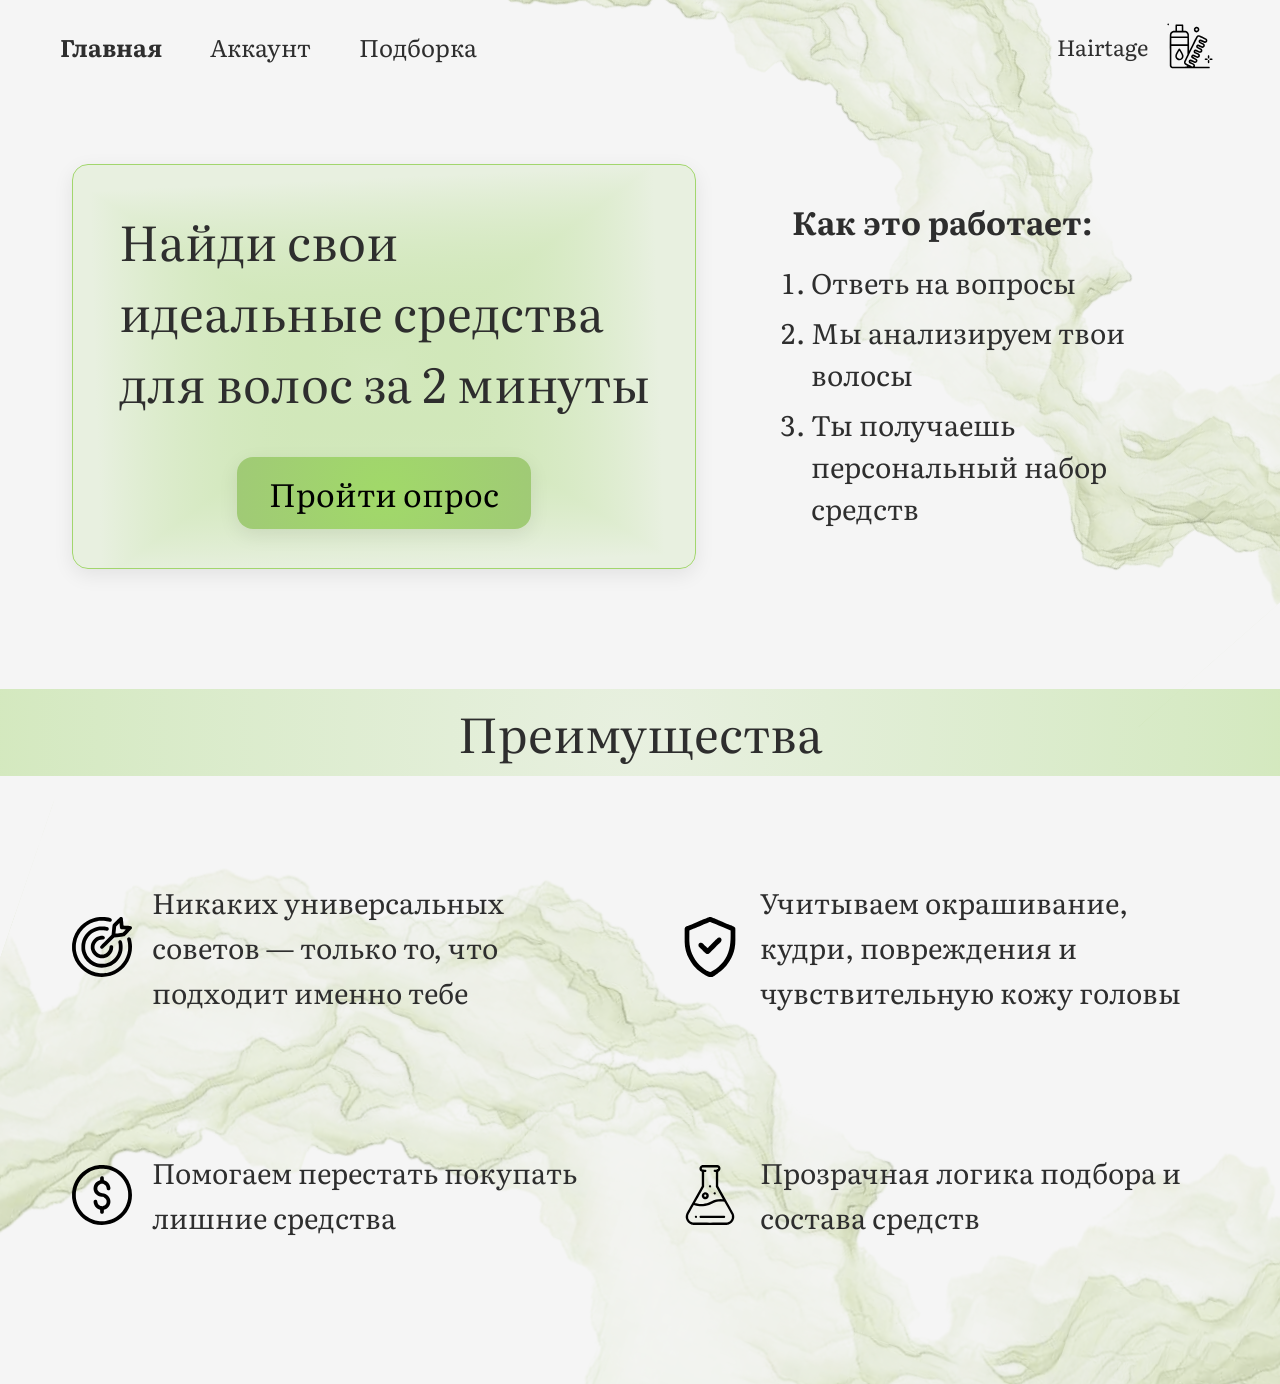
<file: index.html>
<!DOCTYPE html>
<html lang="ru">

<head>
    <meta charset="UTF-8">
    <title>Hairtage</title>

    <link rel="stylesheet" href="css/reset.css">
    <link rel="stylesheet" href="css/variables.css">
    <link rel="stylesheet" href="css/base.css">
    <link rel="stylesheet" href="css/header.css">
    <link rel="stylesheet" href="css/components.css">
    <link rel="stylesheet" href="css/pages/home.css">
    <link rel="stylesheet" href="css/background-elements.css">
    <link rel="preconnect" href="https://fonts.googleapis.com">
    <link rel="preconnect" href="https://fonts.gstatic.com" crossorigin>
    <link
        href="https://fonts.googleapis.com/css2?family=Literata:ital,opsz,wght@0,7..72,200..900;1,7..72,200..900&display=swap"
        rel="stylesheet">
</head>

<body>
    <img src="assets/images/background-1.svg" alt="" class="hero-bg">

    <img src="assets/images/background-2.svg" alt="" class="bottom-bg">

    <header class="header">

        <button class="burger" onclick="toggleMenu()">
            <span></span>
            <span></span>
            <span></span>
        </button>

        <nav class="nav">
            <button class="nav-link active" onclick="goToHome()">Главная</button>
            <button class="nav-link" onclick="goToAccount()">Аккаунт</button>
            <button class="nav-link" onclick="goToResults()">Подборка</button>
        </nav>

        <div class="brand">
            <span>Hairtage</span>
            <img src="assets/icons/logo.svg" alt="Hairtage logo">
        </div>
    </header>

    <main>
        <!--HERO-->
        <section class="hero container">
            <div class="hero-left card">
                <p>Найди свои<br>идеальные средства<br>для волос за 2 минуты
                </p>
                    <button class="button" onClick="goToSurvey()">Пройти опрос</button>
            </div>

            <div class="hero-right">
                <h3>Как это работает:</h3>
                <ol>
                    <li>Ответь на вопросы</li>
                    <li>Мы анализируем твои волосы</li>
                    <li>Ты получаешь персональный набор средств</li>
                </ol>
            </div>
        </section>

        <!--ADANTAGES-->
        <section class="advantages">
            <div class="title-line">
                <p>Преимущества</p>
            </div>

            <div class="advantages-grid container">
                <div class="advantage">
                    <img src="assets/icons/target.svg" alt="">
                    <p>Никаких универсальных советов — только то, что подходит именно тебе</p>
                </div>
                <div class="advantage">
                    <img src="assets/icons/shield.svg" alt="">
                    <p>Учитываем окрашивание, кудри, повреждения и чувствительную кожу головы</p>
                </div>
                <div class="advantage">
                    <img src="assets/icons/money.svg" alt="">
                    <p>Помогаем перестать покупать лишние средства</p>
                </div>
                <div class="advantage">
                    <img src="assets/icons/flask.svg" alt="">
                    <p>Прозрачная логика подбора и состава средств</p>
                </div>
            </div>
        </section>
    </main>
    <script src="js/nav-logic.js"></script>
</body>

</html>
</file>
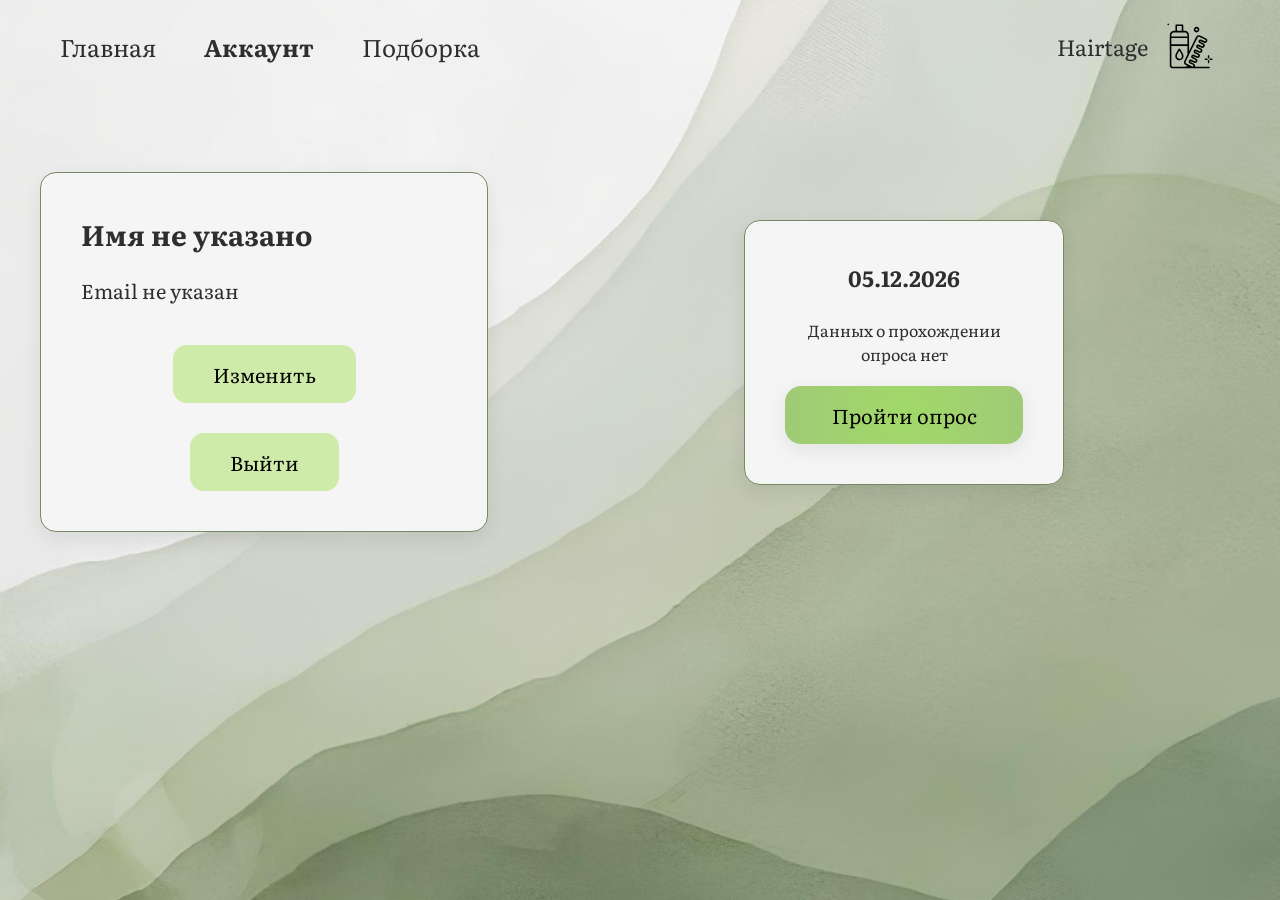
<file: account.html>
<!DOCTYPE html>
<html lang="ru">

<head>
  <meta charset="UTF-8">
  <title>Аккаунт — Hairitage</title>

  <link rel="stylesheet" href="css/reset.css">
  <link rel="stylesheet" href="css/base.css">
  <link rel="stylesheet" href="css/header.css">
  <link rel="stylesheet" href="css/variables.css">
  <link rel="stylesheet" href="css/pages/account.css">
  <link rel="preconnect" href="https://fonts.googleapis.com">
  <link rel="preconnect" href="https://fonts.gstatic.com" crossorigin>
  <link
    href="https://fonts.googleapis.com/css2?family=Literata:ital,opsz,wght@0,7..72,200..900;1,7..72,200..900&display=swap"
    rel="stylesheet">
</head>

<body>

  <header class="header">

    <button class="burger" onclick="toggleMenu()">
      <span></span>
      <span></span>
      <span></span>
    </button>

    <nav class="nav">
      <button class="nav-link" onclick="goToHome()">Главная</button>
      <button class="nav-link active" onclick="goToAccount()">Аккаунт</button>
      <button class="nav-link" onclick="goToResults()">Подборка</button>
    </nav>

    <div class="brand">
      <span>Hairtage</span>
      <img src="assets/icons/logo.svg" alt="Hairtage logo">
    </div>
  </header>

  <main class="account">

    <!-- Левая карточка -->
    <section class="profile-card">
      <h2 id="userName"></h2>
      <p id="userEmail"></p>

      <div class="buttons">
        <button class="btn-primary" onClick="goToSettings()">Изменить</button>
        <button class="btn-primary" onClick="logout()">Выйти</button>
      </div>
    </section>

    <!-- Правая часть -->
    <section class="survey-section">

      <button class="arrow left" id="prevBtn">
        <img src="assets/icons/left.svg" alt="">
      </button>

      <div class="survey-card" id="surveyCard"></div>

      <button class="arrow right" id="nextBtn">
        <img src="assets/icons/right.svg" alt="">
      </button>

    </section>

  </main>

  <script src="js/nav-logic.js"></script>
  <script src="js/account.js"></script>
</body>

</html>
</file>
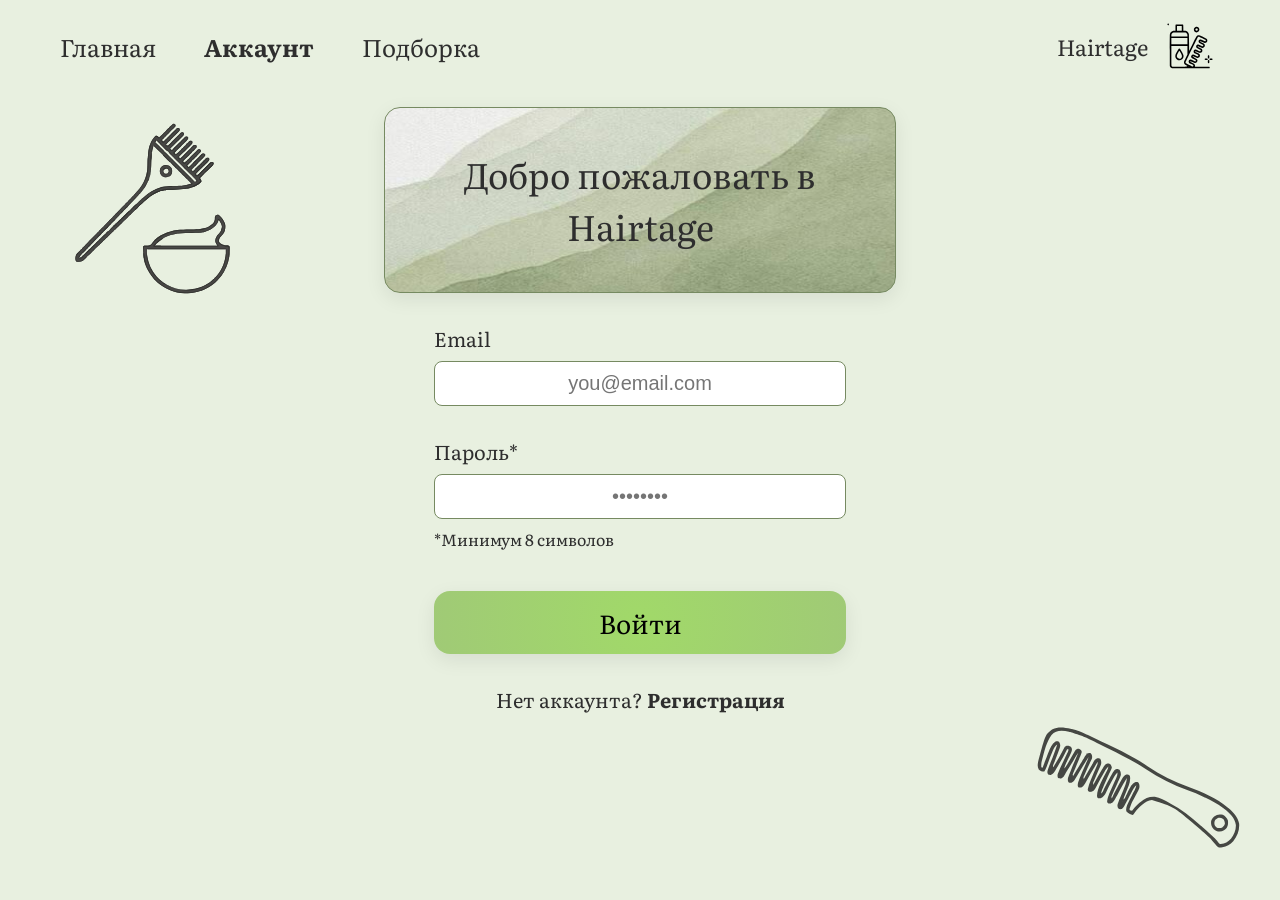
<file: login.html>
<!DOCTYPE html>
<html lang="ru">

<head>
    <meta charset="UTF-8">
    <title>Вход — Hairitage</title>

    <link rel="stylesheet" href="css/reset.css">
    <link rel="stylesheet" href="css/variables.css">
    <link rel="stylesheet" href="css/base.css">
    <link rel="stylesheet" href="css/header.css">
    <link rel="stylesheet" href="css/pages/login.css">
    <link rel="preconnect" href="https://fonts.googleapis.com">
    <link rel="preconnect" href="https://fonts.gstatic.com" crossorigin>
    <link
        href="https://fonts.googleapis.com/css2?family=Literata:ital,opsz,wght@0,7..72,200..900;1,7..72,200..900&display=swap"
        rel="stylesheet">
</head>

<body>

    <header class="header">

        <button class="burger" onclick="toggleMenu()">
            <span></span>
            <span></span>
            <span></span>
        </button>

        <nav class="nav">
            <button class="nav-link" onclick="goToHome()">Главная</button>
            <button class="nav-link active" onclick="goToAccount()">Аккаунт</button>
            <button class="nav-link" onclick="goToResults()">Подборка</button>
        </nav>

        <div class="brand">
            <span>Hairtage</span>
            <img src="assets/icons/logo.svg" alt="Hairtage logo">
        </div>
    </header>

    <div class="decor-left">
        <img src="assets/icons/comb.svg" alt="">
    </div>

    <div class="decor-right">
        <img src="assets/icons/brush.svg" alt="">
    </div>

    <main class="login">
        <!-- Форма -->
        <div class="login-card">
            <div class="log-banner">
                <p class="login-title">Добро пожаловать в Hairtage</p>
            </div>

            <form id="loginForm" class="login-form">

                <div class="form-group">
                    <label>Email</label>
                    <input type="email" id="email" placeholder="you@email.com" required>
                </div>

                <div class="form-group">
                    <label>Пароль*</label>
                    <input type="password" id="password" placeholder="••••••••" required>
                    <p>*Минимум 8 символов</p>
                </div>

                <button type="submit" class="btn-primary">
                    Войти
                </button>

                <p class="login-footer">
                    Нет аккаунта?
                    <a href="register.html">Регистрация</a>
                </p>

            </form>

        </div>

    </main>

    <script src="js/nav-logic.js"></script>
    <script src="js/login.js"></script>
</body>

</html>
</file>
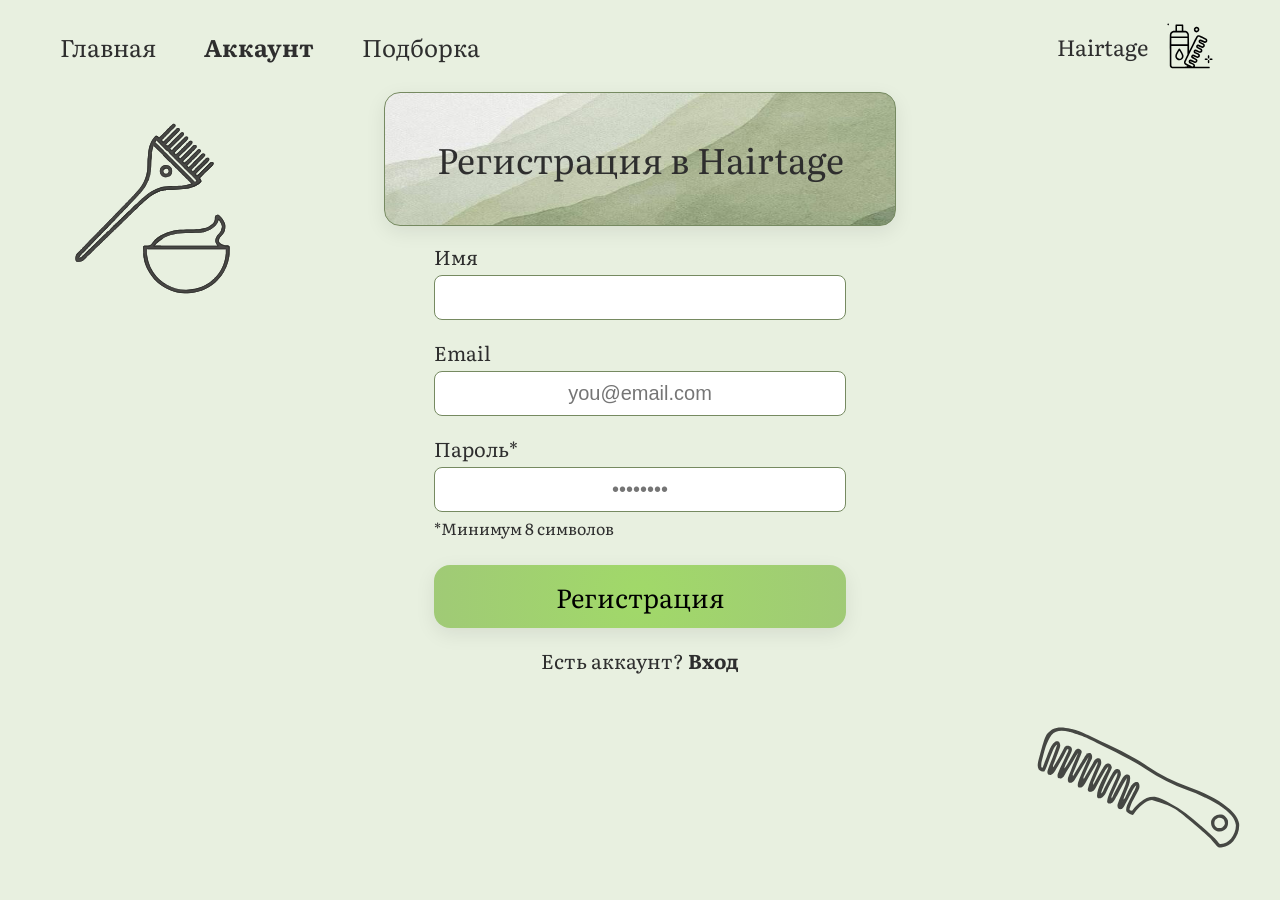
<file: register.html>
<!DOCTYPE html>
<html lang="ru">

<head>
    <meta charset="UTF-8">
    <title>Регистрация — Hairitage</title>

    <link rel="stylesheet" href="css/reset.css">
    <link rel="stylesheet" href="css/variables.css">
    <link rel="stylesheet" href="css/base.css">
    <link rel="stylesheet" href="css/header.css">
    <link rel="stylesheet" href="css/pages/register.css">
    <link rel="preconnect" href="https://fonts.googleapis.com">
    <link rel="preconnect" href="https://fonts.gstatic.com" crossorigin>
    <link
        href="https://fonts.googleapis.com/css2?family=Literata:ital,opsz,wght@0,7..72,200..900;1,7..72,200..900&display=swap"
        rel="stylesheet">
</head>

<body>

    <header class="header">

        <button class="burger" onclick="toggleMenu()">
            <span></span>
            <span></span>
            <span></span>
        </button>

        <nav class="nav">
            <button class="nav-link" onclick="goToHome()">Главная</button>
            <button class="nav-link active" onclick="goToAccount()">Аккаунт</button>
            <button class="nav-link" onclick="goToResults()">Подборка</button>
        </nav>

        <div class="brand">
            <span>Hairtage</span>
            <img src="assets/icons/logo.svg" alt="Hairtage logo">
        </div>
    </header>

    <div class="decor-left">
        <img src="assets/icons/comb.svg" alt="">
    </div>

    <div class="decor-right">
        <img src="assets/icons/brush.svg" alt="">
    </div>

    <main class="register">
        <!-- Форма -->
        <div class="register-card">
            <div class="reg-banner">
                <p class="register-title">Регистрация в Hairtage</p>
            </div>

            <form id="registerForm" class="register-form">

                <div class="form-group">
                    <label>Имя</label>
                    <input type="text" id="name" required>
                </div>

                <div class="form-group">
                    <label>Email</label>
                    <input type="email" id="email" placeholder="you@email.com" required>
                </div>

                <div class="form-group">
                    <label>Пароль*</label>
                    <input type="password" id="password" placeholder="••••••••" required>
                    <p>*Минимум 8 символов</p>
                </div>

                <button type="submit" class="btn-primary">
                    Регистрация
                </button>

                <p class="register-footer">
                    Есть аккаунт?
                    <a href="login.html">Вход</a>
                </p>

            </form>

        </div>

    </main>

    <script src="js/nav-logic.js"></script>
    <script src="js/register.js"></script>
</body>

</html>
</file>
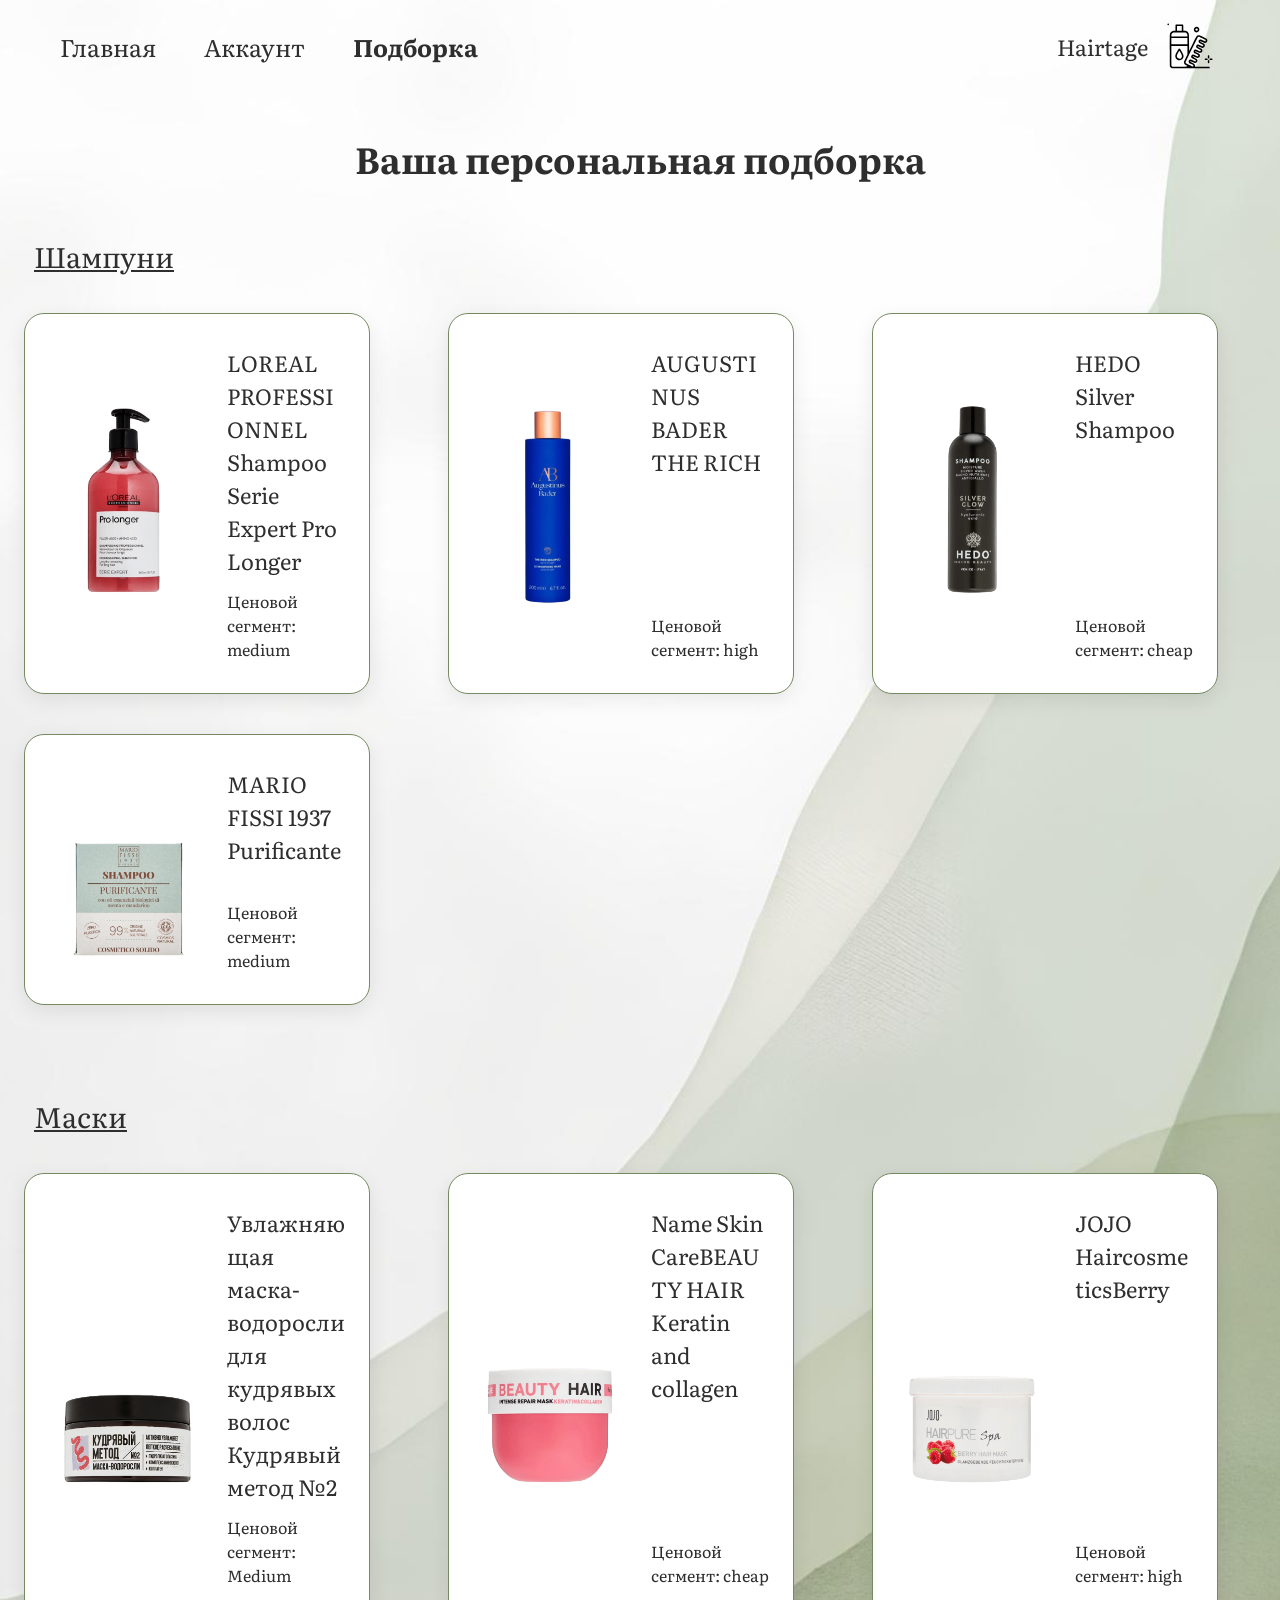
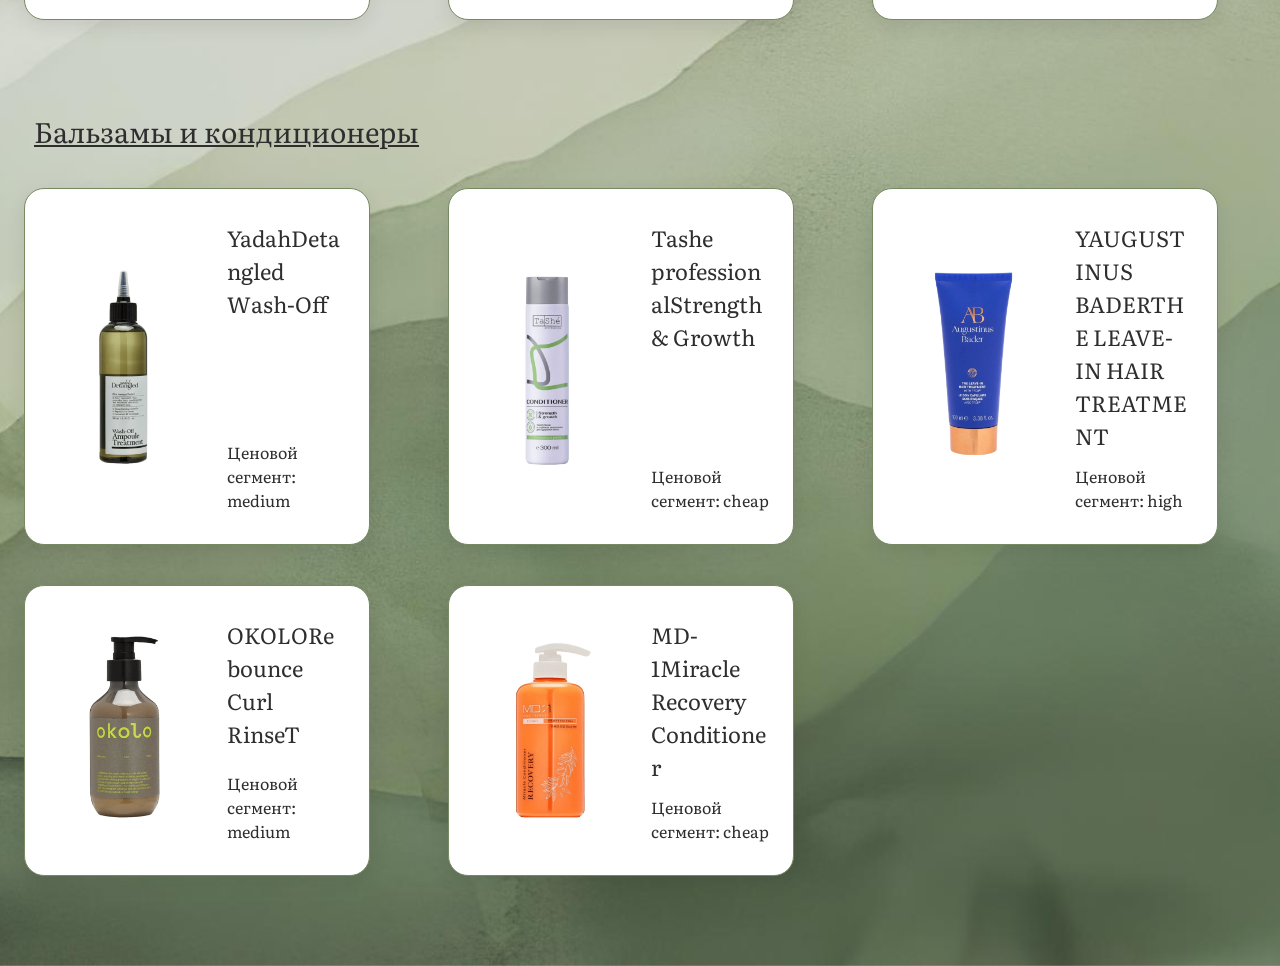
<file: results.html>
<!DOCTYPE html>
<html lang="ru">

<head>
  <meta charset="UTF-8">
  <title>Подборка — Hairitage</title>

  <link rel="stylesheet" href="css/reset.css">
  <link rel="stylesheet" href="css/variables.css">
  <link rel="stylesheet" href="css/base.css">
  <link rel="stylesheet" href="css/header.css">
  <link rel="stylesheet" href="css/pages/results.css">
  <link rel="preconnect" href="https://fonts.googleapis.com">
  <link rel="preconnect" href="https://fonts.gstatic.com" crossorigin>
  <link
    href="https://fonts.googleapis.com/css2?family=Literata:ital,opsz,wght@0,7..72,200..900;1,7..72,200..900&display=swap"
    rel="stylesheet">
</head>

<body>

  <header class="header">

    <button class="burger" onclick="toggleMenu()">
      <span></span>
      <span></span>
      <span></span>
    </button>

    <nav class="nav">
      <button class="nav-link" onclick="goToHome()">Главная</button>
      <button class="nav-link" onclick="goToAccount()">Аккаунт</button>
      <button class="nav-link active" onclick="goToResults()">Подборка</button>
    </nav>

    <div class="brand">
      <span>Hairtage</span>
      <img src="assets/icons/logo.svg" alt="Hairtage logo">
    </div>
  </header>

  <main class="results">

    <h1 class="results-title">Ваша персональная подборка</h1>

    <div id="categoriesContainer"></div>

  </main>

  <script src="js/nav-logic.js"></script>
  <script src="js/data/products.js"></script>
  <script src="js/results.js"></script>
</body>

</html>
</file>
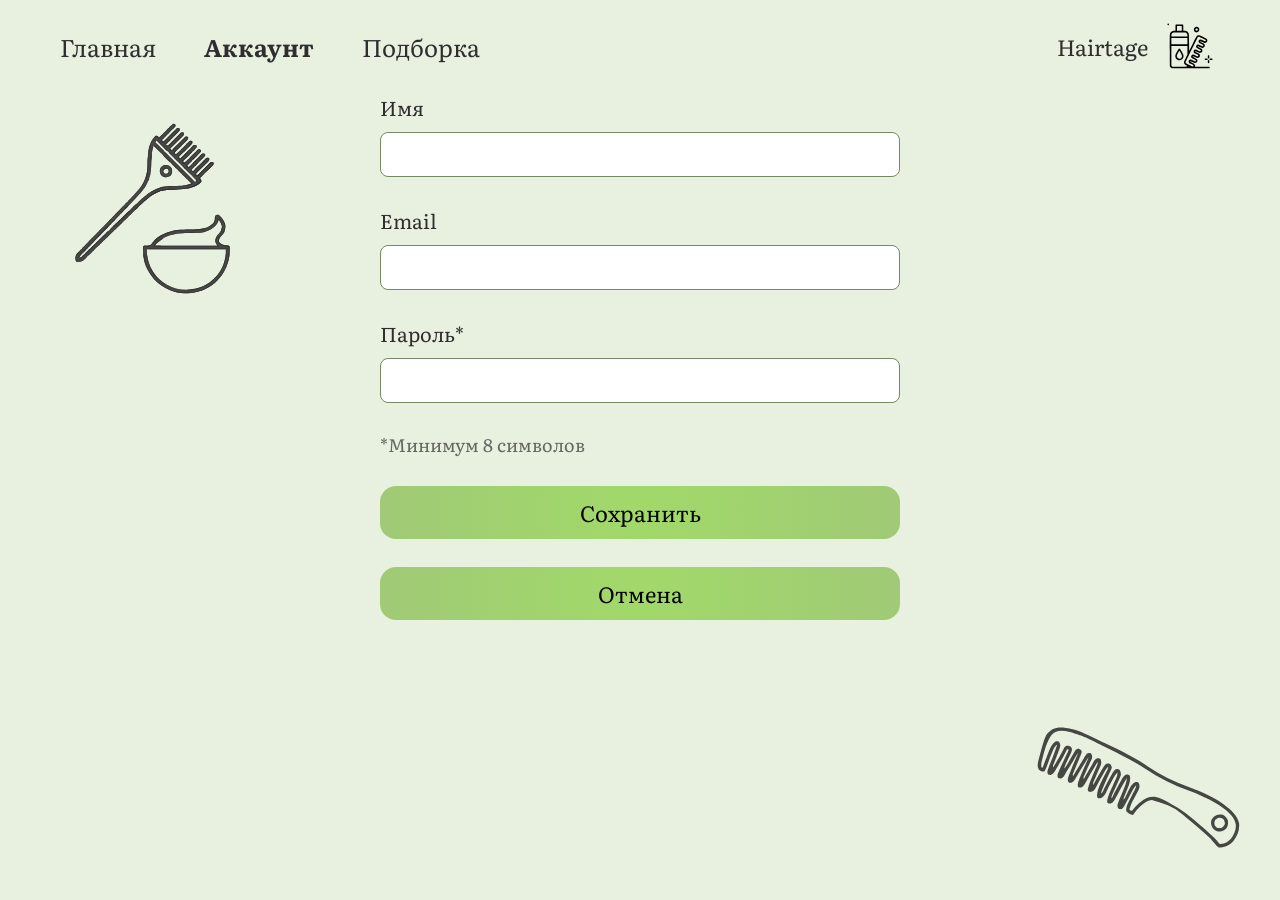
<file: settings.html>
<!DOCTYPE html>
<html lang="ru">

<head>
    <meta charset="UTF-8" />
    <title>Hairitage — Настройки</title>
    <link rel="stylesheet" href="css/reset.css">
    <link rel="stylesheet" href="css/base.css">
    <link rel="stylesheet" href="css/header.css">
    <link rel="stylesheet" href="css/variables.css">
    <link rel="stylesheet" href="css/pages/settings.css">
    <link rel="preconnect" href="https://fonts.googleapis.com">
    <link rel="preconnect" href="https://fonts.gstatic.com" crossorigin>
    <link
        href="https://fonts.googleapis.com/css2?family=Literata:ital,opsz,wght@0,7..72,200..900;1,7..72,200..900&display=swap"
        rel="stylesheet">
</head>
</head>

<body>
    <header class="header">

        <button class="burger" onclick="toggleMenu()">
            <span></span>
            <span></span>
            <span></span>
        </button>

        <nav class="nav">
            <button class="nav-link" onclick="goToHome()">Главная</button>
            <button class="nav-link active" onclick="goToAccount()">Аккаунт</button>
            <button class="nav-link" onclick="goToResults()">Подборка</button>
        </nav>

        <div class="brand">
            <span>Hairtage</span>
            <img src="assets/icons/logo.svg" alt="Hairtage logo">
        </div>
    </header>

    <div class="decor-left">
        <img src="assets/icons/comb.svg" alt="">
    </div>

    <div class="decor-right">
        <img src="assets/icons/brush.svg" alt="">
    </div>

    <main class="settings-page">
        <form id="settingsForm" class="settings-form">
            <label>
                Имя
                <input type="text" id="nameInput" />
            </label>

            <label>
                Email
                <input type="email" id="emailInput" />
            </label>

            <label>
                Пароль*
                <input type="password" id="passwordInput" minlength="8" />
            </label>

            <p class="hint">*Минимум 8 символов</p>

            <button type="submit" class="btn-primary">Сохранить</button>
            <button type="button" id="cancelBtn" class="btn-secondary">Отмена</button>

        </form>

    </main>

    <script src="js/nav-logic.js"></script>
    <script src="js/settings.js"></script>
</body>

</html>
</file>
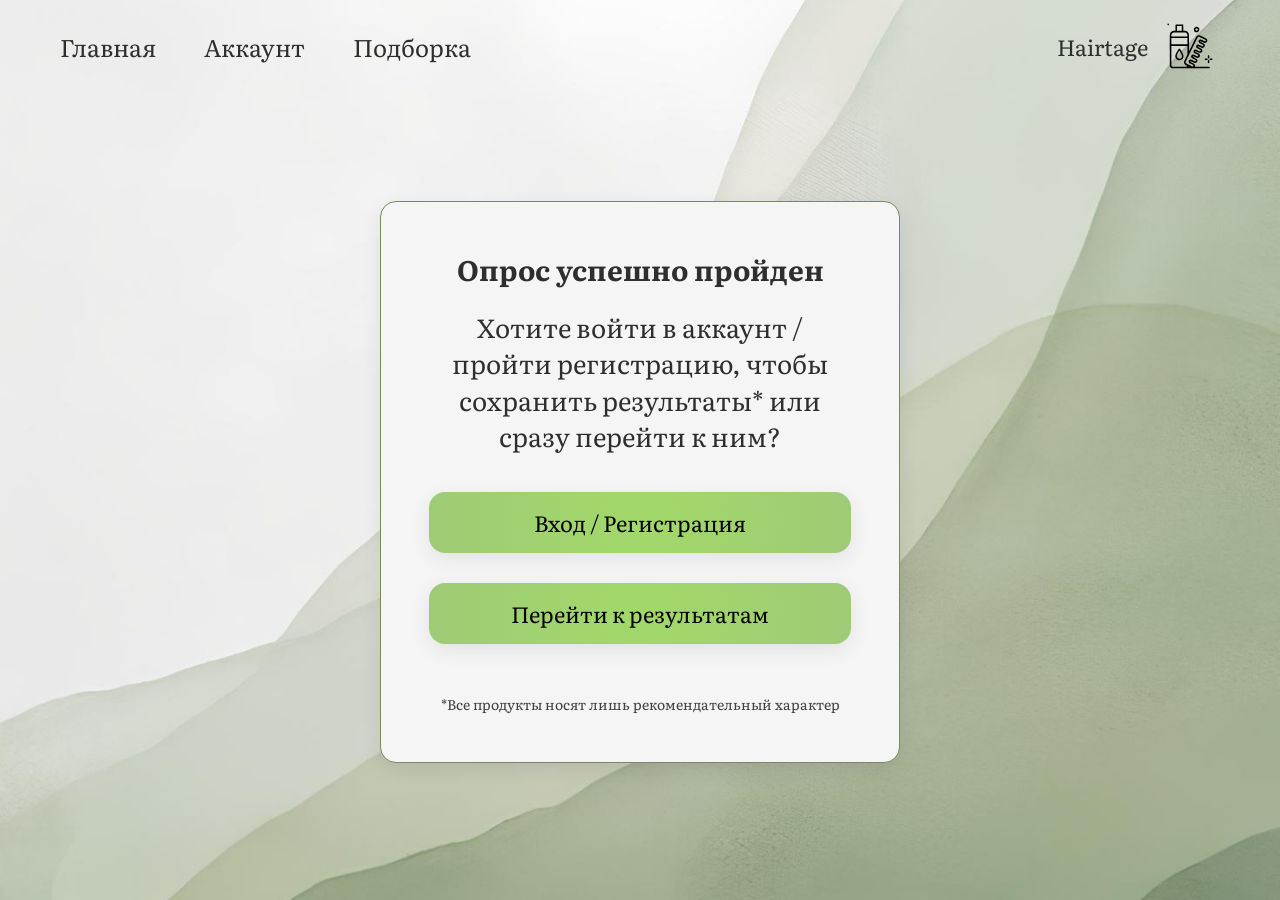
<file: survey-success.html>
<!DOCTYPE html>
<html lang="ru">

<head>
    <meta charset="UTF-8" />
    <title>Опрос завершён</title>
    <link rel="stylesheet" href="css/pages/survey-success.css" />
    <link rel="stylesheet" href="css/reset.css">
    <link rel="stylesheet" href="css/base.css">
    <link rel="stylesheet" href="css/header.css">
    <link rel="stylesheet" href="css/variables.css">
    <link rel="preconnect" href="https://fonts.googleapis.com">
    <link rel="preconnect" href="https://fonts.gstatic.com" crossorigin>
    <link
        href="https://fonts.googleapis.com/css2?family=Literata:ital,opsz,wght@0,7..72,200..900;1,7..72,200..900&display=swap"
        rel="stylesheet">
</head>

<body>

    <header class="header">

        <button class="burger" onclick="toggleMenu()">
            <span></span>
            <span></span>
            <span></span>
        </button>

        <nav class="nav">
            <button class="nav-link" onclick="goToHome()">Главная</button>
            <button class="nav-link" onclick="goToAccount()">Аккаунт</button>
            <button class="nav-link" onclick="goToResults()">Подборка</button>
        </nav>

        <div class="brand">
            <span>Hairtage</span>
            <img src="assets/icons/logo.svg" alt="Hairtage logo">
        </div>
    </header>

    <main class="container">
        <div class="success-card">
            <h3>Опрос успешно пройден</h3>

            <p class="banner">Хотите войти в аккаунт / пройти регистрацию,
                чтобы сохранить результаты* или сразу перейти к ним?</p>

            <button id="loginBtn" class="btn-primary">
                Вход / Регистрация
            </button>

            <button id="resultsBtn" class="btn-primary">
                Перейти к результатам
            </button>

            <p class="note">
                *Все продукты носят лишь рекомендательный характер
            </p>
        </div>
    </main>

    <script src="js/nav-logic.js"></script>
    <script src="js/survey-success.js"></script>
</body>

</html>
</file>
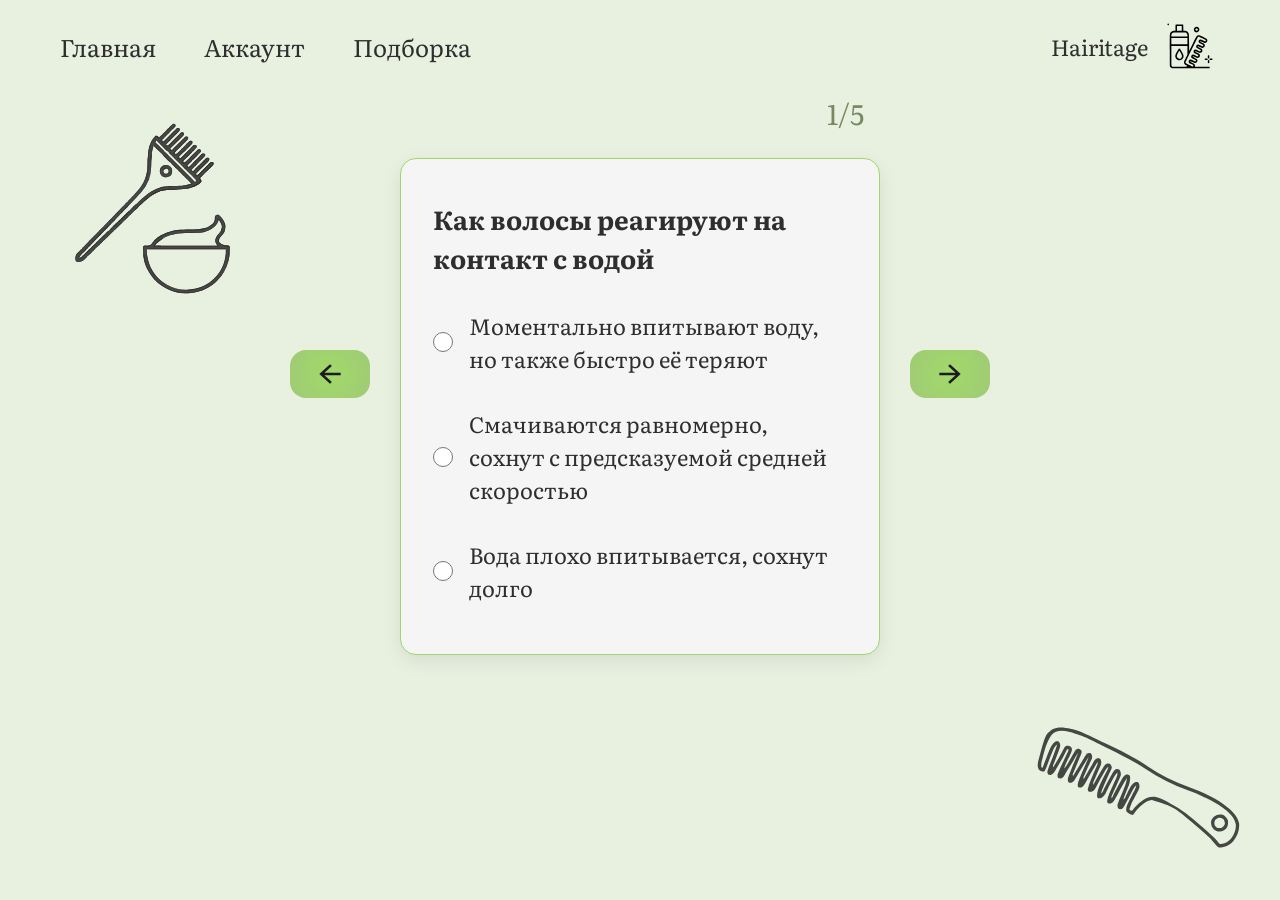
<file: survey.html>
<!DOCTYPE html>
<html lang="ru">

<head>
    <meta charset="UTF-8">
    <title>Опрос — Hairitage</title>

    <link rel="stylesheet" href="css/reset.css">
    <link rel="stylesheet" href="css/variables.css">
    <link rel="stylesheet" href="css/base.css">
    <link rel="stylesheet" href="css/header.css">
    <link rel="stylesheet" href="css/components.css">
    <link rel="stylesheet" href="css/pages/survey.css">
    <link rel="preconnect" href="https://fonts.googleapis.com">
    <link rel="preconnect" href="https://fonts.gstatic.com" crossorigin>
    <link
        href="https://fonts.googleapis.com/css2?family=Literata:ital,opsz,wght@0,7..72,200..900;1,7..72,200..900&display=swap"
        rel="stylesheet">
</head>

<body>
    <header class="header">

        <button class="burger" onclick="toggleMenu()">
            <span></span>
            <span></span>
            <span></span>
        </button>

        <nav class="nav">
            <button class="nav-link" onclick="goToHome()">Главная</button>
            <button class="nav-link" onclick="goToAccount()">Аккаунт</button>
            <button class="nav-link" onclick="goToResults()">Подборка</button>
        </nav>

        <div class="brand">
            <span>Hairitage</span>
            <img src="assets/icons/logo.svg" alt="">
        </div>
    </header>

    <div class="decor-left">
        <img src="assets/icons/comb.svg" alt="">
    </div>

    <div class="decor-right">
        <img src="assets/icons/brush.svg" alt="">
    </div>

    <main class="survey-container">
        <div class="survey-counter" id="counter"></div>

        <div class="survey-card card" id="surveyCard"></div>

        <div class="survey-controls">
            <button id="prevBtn" class="nav-btn">
                <img src="assets/icons/arrow-left.svg" alt="">
            </button>

            <button id="nextBtn" class="nav-btn">
                <img src="assets/icons/arrow-right.svg" alt="">
            </button>
        </div>
        <p class="warning" id="warning">Пожалуйста, выберите вариант ответа</p>

    </main>

    <script src="js/nav-logic.js"></script>
    <script src="js/data/survey.js"></script>
    <script src="js/survey.js"></script>
</body>

</html>
</file>
<file: css/variables.css>
:root {
    --bg-white: #f5f5f5;
    --green-light: #E8F0E0;
    --green-dark: #A2D66D;
    --green-btn-light: #A1D969;
    --green-btn-dark: #A0CA76;
    --text: #2E2E2E;
    --text-muted: #768A61;
    --radius: 16px;
    --shadow: 0 6px 20px rgba(0, 0, 0, 0.08);

    --font-main: "Literata", serif;
}
</file>
<file: css/base.css>
body {
  font-family: var(--font-main);
  color: var(--text);
}

.container {
  max-width: 1200px;
  margin: 0 auto;
  padding:  1.5rem 2rem;
}
</file>
<file: css/header.css>
.header {
    display: flex;
    justify-content: space-between;
    align-items: center;
    padding: 16px 60px;
}

.nav {
    display: flex;
    gap: 48px;
    font-size: 24px;
}

.nav button {
    background: none;
    /* Убираем серый фон кнопки */
    border: none;
    /* Убираем рамку */
    padding: 0;
    /* Убираем внутренние отступы кнопки */
    font: var(--font-main);
    /* Наследуем шрифт от родителя (размер, жирность) */
    color: var(--text);
    /* Цвет как у ссылок */
    cursor: pointer;
    /* Курсор-рука как у ссылки */
    text-decoration: none;
    /* Убираем подчеркивание, если бы оно было */
    display: inline-block;
    /* Для корректного отображения */
}

.nav button:hover {
    color: var(--green-dark);
    /* Тот же цвет при наведении */
}

.nav button.active {
    font-weight: 700;
    /* Жирный для активной кнопки */
}

.brand {
    display: flex;
    align-items: center;
    gap: 12px;
    font-size: 22px;
}

.brand img {
    width: 60px;
    height: auto;
}

/* БУРГЕР */
.burger {
    display: none;
    flex-direction: column;
    gap: 6px;
    background: none;
    border: none;
    cursor: pointer;
}

.burger span {
    width: 28px;
    height: 3px;
    background-color: var(--text);
    border-radius: 2px;
}

/* ====== MOBILE ====== */
@media (max-width: 900px) {

    .header {
        padding: 16px 24px;
    }

    .burger {
        display: flex;
        order: -1;
        /* слева */
    }

    .nav {
        position: absolute;
        top: 80px;
        left: 0;
        width: 100%;
        flex-direction: column;
        gap: 24px;
        padding: 24px;
        display: none;
    }

    .nav.open {
        display: flex;
        background-color: var(--bg-white);
        border-bottom: 1px solid var(--text-muted);
        z-index: 2;
    }

    .header.open {
        background-color: var(--bg-white);
    }

    .nav button {
        font-size: 20px;
    }

    .brand {
        margin-left: auto;
    }
}
</file>
<file: css/components.css>
.button {
    background: radial-gradient(circle at center, var(--green-btn-light), var(--green-btn-dark));
    border: none;
    border-radius: var(--radius);
    padding: 0.75rem 2rem;
    font-size: 2rem;
    cursor: pointer;
    font-family: var(--text);
    transition: all 0.3s ease;
    box-shadow: var(--shadow);
    margin: 15px 0px;
}

.button:hover {
    opacity: 1;
    transform: scale(1.02);
}
</file>
<file: css/pages/home.css>
body {
    background-color: var(--bg-white);
}

.card {
    background: url('../../assets/images/diamond-gradient.svg');
    background-size: cover;
    background-position: center;
    border-radius: var(--radius);
    border: 1px solid var(--green-dark);
    padding: 1.5rem 2rem;
    box-shadow: var(--shadow);
    height: 100%;
    display: flex;
    flex-direction: column;
    justify-content: center;
    align-items: center;
}

.hero {
    display: grid;
    grid-template-columns: 1.5fr 1fr;
    gap: 6rem;
    align-items: stretch;
    margin-bottom: 6rem;
    margin-top: 3rem;
}

.hero-left p {
    font-size: 3rem;
    margin: 1rem 0 1.5rem 0;
}

.hero-right {
    align-self: center;
}

.hero-right h3 {
    font-size: 2rem;
    margin-bottom: 1rem;
}

.hero-right ol {
    font-size: 1.75rem;
    line-height: 1.5;
    padding-left: 1.2rem;
}

.hero-right li {
    margin-bottom: 0.5rem;
}

.title-line {
    background: radial-gradient(circle at center,
            color-mix(in srgb, var(--green-light) 100%, transparent),
            color-mix(in srgb, var(--green-dark) 40%, transparent));
    margin: 0 auto 2rem auto;
    /* центрирование и отступ снизу */
    padding: 0.5rem;
}

.title-line p {
    font-size: 3rem;
    text-align: center;
}

.advantages-grid {
    display: grid;
    grid-template-columns: 1fr 1fr;
    gap: 40px 80px;
    padding-bottom: 6rem;
}

.advantage {
    display: flex;
    align-items: center;
    gap: 20px;
    font-size: 20px;
    margin-top: 3rem;
    margin-bottom: 3rem;
}

.advantage img {
    width: 3.75rem;
    height: 3.75rem;
}

.advantage p {
    font-size: 1.75rem;
    line-height: 1.6;
}

/* ====== TABLET ====== */
@media (max-width: 1024px) {

    .hero {
        gap: 3rem;
    }

    .hero-left p {
        font-size: 2.5rem;
    }

    .hero-right h3 {
        font-size: 1.75rem;
    }

    .hero-right ol {
        font-size: 1.5rem;
    }
}

/* ====== MOBILE ====== */
@media (max-width: 900px) {

    main {
        display: flex;
        flex-direction: column;
        align-items: center;
    }

    /* Убираем фоновые картинки */
    .hero-bg,
    .bottom-bg {
        display: none;
    }

    /* HERO в колонку */
    .hero {
        grid-template-columns: 1fr;
        gap: 3rem;
        margin-bottom: 4rem;
    }

    .card {
        padding: 1.5rem;
    }

    .hero-left p {
        font-size: 2.5rem;
    }

    .button {
        font-size: 1.75rem;
        padding: 0.6rem 1.5rem;
    }


    .hero-right h3 {
        font-size: 2rem;
    }

    .hero-right ol {
        font-size: 1.75rem;
        padding-left: 0;
        list-style-position: inside;
    }

    /* Преимущества в одну колонку */
    .advantages-grid {
        grid-template-columns: 1fr;
        gap: 40px;
        padding-bottom: 4rem;
    }

    .advantage {
        gap: 15px;
        margin: 10px 10px;
    }

    .advantage img {
        width: 3rem;
        height: 3rem;
    }

    .advantage p {
        font-size: 1.75rem;
    }

    .title-line p {
        font-size: 2.5rem;
    }
}

/* ====== SMALL MOBILE ====== */
@media (max-width: 480px) {

    .hero-left p {
        font-size: 1.7rem;
    }

    .button {
        font-size: 1.4rem;
    }

    .hero-right h3 {
        font-size: 1.3rem;
    }

    .hero-right ol {
        font-size: 1.1rem;
    }

    .title-line p {
        font-size: 1.6rem;
    }

    .advantage p {
        font-size: 1.1rem;
    }
}
</file>
<file: css/background-elements.css>
/* Первая картинка - правый верхний угол страницы */
body {
    position: relative;
    min-height: 100vh;
}

.hero-bg {
    position: absolute;
    top: 0;
    right: 0;
    width: 65%;
    height: auto;
    z-index: -1;
    pointer-events: none;
    user-select: none;
}

/* Вторая картинка - внизу страницы */
.bottom-bg {
    position: absolute;
    bottom: 0;
    left: 0; /* или right: 0, если нужно справа */
    width: 100%; /* замените на реальный размер */
    height: auto;
    z-index: -1;
    pointer-events: none;
    user-select: none;
}
</file>
<file: css/pages/account.css>
body {
    background: url('../../assets/images/aqua-background.jpg');
    background-size: cover;
    background-position: center;
}

.account {
  display: grid;
  grid-template-columns: 1fr 1.5fr;
  gap: 80px;

  max-width: 1300px;
  margin: 80px auto;
  padding: 0 40px;
}

/* ---------- Левая карточка ---------- */

.profile-card {
  background-color: var(--bg-white);
  padding: 40px;
  border-radius: var(--radius);
  box-shadow: var(--shadow);
  border: 1px solid var(--text-muted);

  height: fit-content;
}

.profile-card h2 {
  font-size: 28px;
  margin-bottom: 20px;
}

.profile-card p {
  font-size: 20px;
  margin-bottom: 40px;
}

.buttons {
  display: flex;
  flex-direction: column;
  gap: 30px;
}

.btn-primary {
  padding: 14px 40px;
  border-radius: 14px;
  border: none;
  cursor: pointer;
  font-size: 20px;
  display: block;
  margin: 0 auto;
  font-family: var(--text);

  background: #cfebaa;
}

/* ---------- Правая часть ---------- */

.survey-section {
  position: relative;
  display: flex;
  align-items: center;
  justify-content: center;
}

.survey-card {
  background-color: var(--bg-white);
  width: 25vw;
  padding: 40px;
  border-radius: var(--radius);
  box-shadow: var(--shadow);
  border: 1px solid var(--text-muted);

  text-align: center;
}

.survey-card h3 {
  font-size: 22px;
  margin-bottom: 24px;
}

.survey-card ul {
  text-align: left;
  margin-bottom: 30px;
  margin-left: 40px;
}

.survey-card li {
  font-size: 18px;
  margin-bottom: 10px;
}

.survey-card .btn-secondary {
  display: block;
  width: 100%;
  padding: 14px;
  border-radius: var(--radius);
  margin-top: 20px;
  background: radial-gradient(circle at center, var(--green-btn-light), var(--green-btn-dark));
  border: none;
  cursor: pointer;
  font-family: var(--text);
  font-size: 20px;
  box-shadow: var(--shadow);
}

/* ---------- Стрелки ---------- */

.arrow {
  background: none;
  border: none;
  cursor: pointer;

  position: absolute;
  top: 50%;
  transform: translateY(-50%);
}

.arrow.left {
  left: -5px;
}

.arrow.right {
  right: -5px;
}

@media (max-width: 900px) {

  /* ===== ОСНОВНАЯ СЕТКА ===== */

  .account {
    grid-template-columns: 1fr;
    gap: 40px;

    margin: 40px auto;
    padding: 0 20px;
  }

  /* ===== КАРТОЧКИ ===== */

  .profile-card,
  .survey-card {
    width: 100%;
    max-width: 520px;
    margin: 0 auto;
    padding: 28px;
  }

  /* ===== ТЕКСТ ===== */

  .profile-card h2 {
    font-size: 24px;
  }

  .profile-card p {
    font-size: 18px;
    margin-bottom: 32px;
  }

  .survey-card h3 {
    font-size: 20px;
  }

  .survey-card li {
    font-size: 16px;
  }

  /* ===== КНОПКИ ===== */

  .survey-card .btn-secondary {
    font-size: 18px;
    padding: 12px;
  }
  .btn-primary {
    font-size: 18px;
    padding: 12px 25px;
  }

  .buttons {
    gap: 20px;
  }

  /* ===== ПРАВАЯ ЧАСТЬ ===== */

  .survey-section {
    display: flex;
    align-items: center;
    justify-content: center;
    gap: 8px;          /* ← пространство между стрелками и карточкой */
    padding: 0px;
  }

  .survey-card {
    width: 100%;       /* убираем vw */
  }

  /* ===== СТРЕЛКИ ===== */

  .arrow {
    position: static;  /* ← ключевой момент */
    transform: none;
    flex-shrink: 0;    /* стрелки не сжимаются */
  }

}
</file>
<file: css/pages/login.css>
body {
    background-color: var(--green-light);
    min-height: 100vh;
}

.decor-left {
    position: absolute;
    left: 2.5rem;
    top: calc(1rem + 80px);
    /* высота header + отступ */
    width: clamp(80px, 16vw, 350px);
    opacity: 0.8;
    pointer-events: none;
    z-index: -1;
}

.decor-left img {
    width: 110%;
    height: auto;
}

.decor-right {
    position: absolute;
    right: 2.75rem;
    bottom: 0;
    width: clamp(90px, 16vw, 450px);
    opacity: 0.7;
    pointer-events: none;
    z-index: -1;
}

.decor-right img {
    width: 105%;
    height: auto;
}

.login {
    display: flex;
    justify-content: center;
    align-items: center;
    margin: 15px 0px;
}

.login-card {
    width: 40vw;
}

.log-banner {
    background: url('../../assets/images/log-bg.svg');
    background-size: cover;
    background-position: center;
    border-radius: var(--radius);
    border: 1px solid var(--text-muted);
    box-shadow: var(--shadow);
    height: 100%;
    justify-content: center;
    align-items: center;
    text-align: center;
    font-size: 35px;
    padding: 40px 40px;
}

.login-form {
    display: flex;
    flex-direction: column;
    gap: 30px;
    padding: 30px 50px;
}

.form-group {
    display: flex;
    flex-direction: column;
    gap: 8px;
}

.form-group label {
    font-size: 20px;
}

.form-group input {
    font-size: 20px;
    padding: 10px 15px;
    border-radius: 8px;
    border: 1px solid var(--text-muted);
    text-align: center;
}

.btn-primary {
    background: radial-gradient(circle at center, var(--green-btn-light), var(--green-btn-dark));
    border: none;
    border-radius: var(--radius);
    padding: 0.75rem 2rem;
    font-size: 26px;
    cursor: pointer;
    font-family: var(--text);
    transition: all 0.3s ease;
    box-shadow: var(--shadow);
    margin-top: 10px;
}

.btn-primary:hover {
    opacity: 1;
    transform: scale(1.02);
}

.login-footer {
    text-align: center;
    font-size: 20px;
}

.login-footer a {
    font-weight: 700;
    text-decoration: none;
    color: var(--text);
}

/* Адаптивные стили для страницы входа */

/* Планшеты */
@media (max-width: 992px) {
    .decor-left,
    .decor-right {
        display: none;
    }

    .login-card {
        width: 60vw;
    }

    .log-banner {
        font-size: 30px;
        padding: 30px 30px;
    }

    .login-form {
        padding: 25px 40px;
        gap: 25px;
    }

    .form-group label {
        font-size: 18px;
    }

    .form-group input {
        font-size: 18px;
        padding: 8px 12px;
    }

    .btn-primary {
        font-size: 24px;
        padding: 0.7rem 1.8rem;
    }

    .login-footer {
        font-size: 18px;
    }
}

/* Телефоны */
@media (max-width: 600px) {
    .decor-left {
        display: none; /* Убираем декоративные элементы на телефонах */
    }

    .decor-right {
        display: none;
    }

    .login {
        margin: 10px 16px;
        min-height: calc(100vh - 100px);
    }

    .login-card {
        width: 100%;
        max-width: 450px;
    }

    .log-banner {
        font-size: 24px;
        padding: 24px 20px;
    }

    .login-form {
        padding: 20px 24px;
        gap: 20px;
    }

    .form-group {
        gap: 6px;
    }

    .form-group label {
        font-size: 16px;
    }

    .form-group input {
        font-size: 16px;
        padding: 8px 10px;
    }

    .form-group p {
        font-size: 12px;
        margin-top: 2px;
    }

    .btn-primary {
        font-size: 20px;
        padding: 0.6rem 1.5rem;
        margin-top: 5px;
    }

    .login-footer {
        font-size: 16px;
    }
}

/* Маленькие телефоны */
@media (max-width: 380px) {
    .log-banner {
        font-size: 20px;
        padding: 20px 16px;
    }

    .login-form {
        padding: 16px 16px;
        gap: 16px;
    }

    .form-group label {
        font-size: 15px;
    }

    .form-group input {
        font-size: 15px;
        padding: 7px 8px;
    }

    .btn-primary {
        font-size: 18px;
        padding: 0.5rem 1.2rem;
    }

    .login-footer {
        font-size: 14px;
    }
}
</file>
<file: css/pages/register.css>
body {
    background-color: var(--green-light);
    min-height: 100vh;
}

.decor-left {
    position: absolute;
    left: 2.5rem;
    top: calc(1rem + 80px);
    /* высота header + отступ */
    width: clamp(80px, 16vw, 350px);
    opacity: 0.8;
    pointer-events: none;
    z-index: -1;
}

.decor-left img {
    width: 110%;
    height: auto;
}

.decor-right {
    position: absolute;
    right: 2.75rem;
    bottom: 0;
    width: clamp(90px, 16vw, 450px);
    opacity: 0.7;
    pointer-events: none;
    z-index: -1;
}

.decor-right img {
    width: 105%;
    height: auto;
}

.register {
    display: flex;
    justify-content: center;
    align-items: center;
}

.register-card {
    width: 40vw;
}

.reg-banner {
    background: url('../../assets/images/log-bg.svg');
    background-size: cover;
    background-position: center;
    border-radius: var(--radius);
    border: 1px solid var(--text-muted);
    box-shadow: var(--shadow);
    height: 100%;
    justify-content: center;
    align-items: center;
    text-align: center;
    font-size: 35px;
    padding: 40px 40px;
}

.register-form {
    display: flex;
    flex-direction: column;
    gap: 17px;
    padding: 15px 50px;
}

.form-group {
    display: flex;
    flex-direction: column;
    gap: 4px;
}

.form-group label {
    font-size: 20px;
}

.form-group input {
    font-size: 20px;
    padding: 10px 15px;
    border-radius: 8px;
    border: 1px solid var(--text-muted);
    text-align: center;
}

.btn-primary {
    background: radial-gradient(circle at center, var(--green-btn-light), var(--green-btn-dark));
    border: none;
    border-radius: var(--radius);
    padding: 0.75rem 2rem;
    font-size: 26px;
    cursor: pointer;
    font-family: var(--text);
    transition: all 0.3s ease;
    box-shadow: var(--shadow);
    margin-top: 8px;
}

.btn-primary:hover {
    opacity: 1;
    transform: scale(1.02);
}

.register-footer {
    text-align: center;
    font-size: 20px;
}

.register-footer a {
    font-weight: 700;
    text-decoration: none;
    color: var(--text);
}

/* Планшеты */
@media (max-width: 992px) {
    .decor-left,
    .decor-right {
        display: none;
    }

    .register-card {
        width: 60vw;
    }

    .reg-banner {
        font-size: 30px;
        padding: 30px 30px;
    }

    .register-form {
        padding: 20px 40px;
        gap: 15px;
    }

    .form-group label {
        font-size: 18px;
    }

    .form-group input {
        font-size: 18px;
        padding: 8px 12px;
    }

    .form-group p {
        font-size: 14px;
    }

    .btn-primary {
        font-size: 24px;
        padding: 0.7rem 1.8rem;
    }

    .register-footer {
        font-size: 18px;
    }
}

/* Телефоны */
@media (max-width: 600px) {
    .decor-left,
    .decor-right {
        display: none;
    }

    .register {
        margin: 10px 16px;
        min-height: calc(100vh - 100px);
    }

    .register-card {
        width: 100%;
        max-width: 450px;
    }

    .reg-banner {
        font-size: 24px;
        padding: 24px 20px;
    }

    .register-form {
        padding: 16px 24px;
        gap: 14px;
    }

    .form-group {
        gap: 4px;
    }

    .form-group label {
        font-size: 16px;
    }

    .form-group input {
        font-size: 16px;
        padding: 8px 10px;
    }

    .form-group p {
        font-size: 12px;
        margin-top: 2px;
    }

    .btn-primary {
        font-size: 20px;
        padding: 0.6rem 1.5rem;
        margin-top: 6px;
    }

    .register-footer {
        font-size: 16px;
    }
}

/* Маленькие телефоны */
@media (max-width: 380px) {
    .reg-banner {
        font-size: 20px;
        padding: 20px 16px;
    }

    .register-form {
        padding: 14px 16px;
        gap: 12px;
    }

    .form-group label {
        font-size: 15px;
    }

    .form-group input {
        font-size: 15px;
        padding: 7px 8px;
    }

    .form-group p {
        font-size: 11px;
    }

    .btn-primary {
        font-size: 18px;
        padding: 0.5rem 1.2rem;
        margin-top: 4px;
    }

    .register-footer {
        font-size: 14px;
    }
}
</file>
<file: css/pages/results.css>
body {
    background: url('../../assets/images/aqua-background.jpg');
    background-size: cover;
    background-position: center;
}

.results {
    max-width: 1400px;
    margin: 40px auto;
    padding: 0 24px;
}

.results-title {
    text-align: center;
    font-size: 36px;
    margin-bottom: 50px;
}

/* --- Категория --- */

.category {
    margin-bottom: 90px;
}

.category-title {
    text-decoration: underline;
    font-size: 28px;
    margin-bottom: 36px;
    padding-left: 10px;
}

/* --- Сетка карточек --- */

.products-grid {
    display: grid;
    grid-template-columns: repeat(3, 1fr);
    gap: 40px;
}

/* --- Карточка --- */

.product-card {
    display: flex;
    align-items: center;
    gap: 24px;

    padding: 32px 24px;
    background: #ffffff;
    border-radius: 20px;
    box-shadow: var(--shadow);
    border: 1px solid var(--text-muted);

    width: clamp(300px, 27vw, 450px);
    max-width: 100%;
    box-sizing: border-box;
}

.product-card img {
    transform: scale(1.1);
    width: clamp(100px, 12vw, 160px);
    height: clamp(130px, 16vw, 210px);
    object-fit: contain;
    flex-shrink: 0;
}

.product-info {
    display: flex;
    flex-direction: column;
    justify-content: space-between; 
    height: 100%;
    word-break: break-word; ;
    max-width: 100%;
}

.product-info p {
    line-height: 1.5;
    font-size: clamp(16px, 2.2vw, 22px);
    margin-bottom: 12px; 
}

.product-info .price {
    font-size: 16px;
}

/* --- Адаптив --- */

@media (max-width: 992px) {
    .results {
        margin: 30px auto;
        padding: 0 20px;
    }

    .results-title {
        font-size: 32px;
        margin-bottom: 40px;
    }

    .category {
        margin-bottom: 70px;
    }

    .category-title {
        font-size: 26px;
        margin-bottom: 30px;
    }

    .products-grid {
        grid-template-columns: repeat(2, 1fr);
        gap: 30px;
    }

    .product-card {
        padding: 28px 20px;
        gap: 20px;
        width: 100%;
    }

    .product-card img {
        width: clamp(90px, 12vw, 140px);
        height: clamp(120px, 16vw, 190px);
    }

    .product-info p {
        font-size: 22px;
        margin-bottom: 10px;
    }

    .product-info .price {
        font-size: 15px;
    }
}

/* Телефоны - 1 колонка */
@media (max-width: 576px) {
    .results {
        margin: 20px auto;
        padding: 0 16px;
    }

    .results-title {
        font-size: 26px;
        margin-bottom: 30px;
    }

    .category {
        margin-bottom: 50px;
    }

    .category-title {
        font-size: 22px;
        margin-bottom: 20px;
        padding-left: 5px;
    }

    .products-grid {
        grid-template-columns: 1fr;
        gap: 20px;
        justify-items: center;
    }

    .product-card {
        padding: 20px 16px;
        gap: 16px;
        max-width: 400px;
    }

    .product-card img {
        width: clamp(80px, 24vw, 110px);
        height: clamp(100px, 31vw, 150px);
    }

    .product-info p {
        font-size: 18px;
        margin-bottom: 8px;
    }

    .product-info .price {
        font-size: 13px;
    }
}

/* Маленькие телефоны */
@media (max-width: 375px) {
    .results-title {
        font-size: 22px;
        margin-bottom: 25px;
    }

    .category-title {
        font-size: 20px;
        margin-bottom: 16px;
    }

    .product-card {
        padding: 16px 12px;
        gap: 12px;
    }

    .product-card img {
        width: clamp(70px, 21vw, 90px);
        height: clamp(90px, 29vw, 120px);
    }

    .product-info p {
        font-size: 16px;
    }

    .product-info .price {
        font-size: 12px;
    }
}
</file>
<file: css/pages/settings.css>
body {
    background-color: var(--green-light);
    min-height: 100vh;
}

.decor-left {
    position: absolute;
    left: 2.5rem;
    top: calc(1rem + 80px);
    /* высота header + отступ */
    width: clamp(80px, 16vw, 350px);
    opacity: 0.8;
    pointer-events: none;
    z-index: -1;
}

.decor-left img {
    width: 110%;
    height: auto;
}

.decor-right {
    position: absolute;
    right: 2.75rem;
    bottom: 0;
    width: clamp(90px, 16vw, 450px);
    opacity: 0.7;
    pointer-events: none;
    z-index: -1;
}

.decor-right img {
    width: 105%;
    height: auto;
}

.settings-page {
    display: flex;
    justify-content: center;
    align-items: center;
}

.settings-form {
    width: 520px;
    display: flex;
    flex-direction: column;
    gap: 28px;
}

label {
    display: flex;
    flex-direction: column;
    font-size: 20px;
}

input {
    margin-top: 10px;
    padding: 10px 15px;
    font-size: 20px;
    border-radius: 8px;
    border: 1px solid var(--text-muted);
    text-align: center;
}

.hint {
    font-size: 18px;
    opacity: 0.7;
}

.btn-primary,
.btn-secondary {
    padding: 10px;
    font-size: 22px;
    background: radial-gradient(circle at center, var(--green-btn-light), var(--green-btn-dark));
    border: none;
    border-radius: var(--radius);
    cursor: pointer;
    font-family: var(--font-main);
}

.btn-primary:hover,
.btn-secondary:hover {
    opacity: 1;
    transform: scale(1.02);
}

@media (max-width: 992px) {

    .decor-left {
        display: none;
    }

    .decor-right {
        display: none;
    }

    .settings-form {
        width: 450px;
        gap: 24px;
        margin-top: 8vh;
    }

    label {
        font-size: 18px;
    }

    input {
        margin-top: 8px;
        padding: 8px 12px;
        font-size: 18px;
    }

    .hint {
        font-size: 16px;
    }

    .btn-primary,
    .btn-secondary {
        padding: 8px;
        font-size: 20px;
    }
}

/* Телефоны */
@media (max-width: 600px) {
    .decor-left {
        display: none;
    }

    .decor-right {
        display: none;
    }

    .settings-page {
        margin: 20px 16px;
        min-height: calc(100vh - 100px);
    }

    .settings-form {
        margin-top: 0px;
        width: 100%;
        max-width: 400px;
        gap: 20px;
    }

    label {
        font-size: 16px;
    }

    input {
        margin-top: 6px;
        padding: 8px 10px;
        font-size: 16px;
    }

    .hint {
        font-size: 14px;
    }

    .btn-primary,
    .btn-secondary {
        padding: 8px;
        font-size: 18px;
    }
}

/* Маленькие телефоны */
@media (max-width: 380px) {
    .settings-form {
        margin-top: 0px;
        gap: 16px;
    }

    label {
        font-size: 15px;
    }

    input {
        padding: 7px 8px;
        font-size: 15px;
    }

    .hint {
        font-size: 12px;
    }

    .btn-primary,
    .btn-secondary {
        padding: 7px;
        font-size: 16px;
    }
}
</file>
<file: css/pages/survey-success.css>
body {
    background: url('../../assets/images/aqua-background.jpg');
    background-size: cover;
    background-position: center;
}

.container {
    display: flex;
    justify-content: center;
    align-items: center;
    height: calc(100vh - 120px);
}

.success-card {
    background: var(--bg-white);
    border-radius: var(--radius);
    padding: 48px;
    width: 520px;
    box-shadow: var(--shadow);
    border: 1px solid var(--text-muted);
    display: flex;
    flex-direction: column;
    align-items: center;
    gap: 20px;
}

.success-card h3 {
    font-size: 28px;
    line-height: 1.4;
    text-align: center;
}

.banner {
    font-size: 26px;
    line-height: 1.4;
    text-align: center;
    margin-bottom: 18px;
}


/* ---------- Buttons ---------- */
.btn-primary {
    display: block;
    width: 100%;
    padding: 14px;
    margin-bottom: 10px;
    font-size: 22px;
    background: radial-gradient(circle at center, var(--green-btn-light), var(--green-btn-dark));
    border: none;
    border-radius: var(--radius);
    font-family: var(--text);
    box-shadow: var(--shadow);
    cursor: pointer;
    transition: all 0.3s ease;
}

.btn-primary:hover {
    opacity: 1;
    transform: scale(1.02);
}

.note {
    font-size: 14px;
    margin-top: 20px;
    opacity: 0.9;
    text-align: left;
}

@media (max-width: 768px) {
    .container {
        height: auto;
        min-height: calc(100vh - 100px);
        padding: 40px 20px;
    }
    
    .success-card {
        width: 100%;
        max-width: 480px;
        padding: 40px 32px;
    }
    
    .success-card h3 {
        font-size: 26px;
    }
    
    .banner {
        font-size: 24px;
        margin-bottom: 16px;
    }
    
    .btn-primary {
        font-size: 20px;
        padding: 12px;
    }
}

/* Телефоны */
@media (max-width: 480px) {
    .container {
        padding: 24px 16px;
    }
    
    .success-card {
        padding: 28px 20px;
        gap: 16px;
    }
    
    .success-card h3 {
        font-size: 22px;
    }
    
    .banner {
        font-size: 20px;
        line-height: 1.3;
        margin-bottom: 12px;
    }
    
    .btn-primary {
        font-size: 18px;
        padding: 11px;
        margin-bottom: 6px;
    }
    
    .note {
        font-size: 12px;
        margin-top: 12px;
    }
}
</file>
<file: css/pages/survey.css>
body {
    background-color: var(--green-light);
    min-height: 100vh;
}

.survey-container {
    position: relative;
    max-width: 35%;
    margin: 0 auto 4rem auto;
    padding: 0 20px;
    text-align: left;
    max-width: clamp(520px, 35%, 680px);
}


.survey-counter {
    font-size: 1.75rem;
    color: var(--text-muted);
    margin-bottom: 1.5rem;
    padding-right: 1rem;
    text-align: right;
}


.survey-card {
    background-color: var(--bg-white);
    border: 1px solid var(--green-dark);
    border-radius: var(--radius);
    box-shadow: var(--shadow);
    padding: 40px 32px 50px 32px;
    position: relative;
}

.survey-card h2 {
    font-size: 26px;
    margin-bottom: 32px;
}

.option {
    display: flex;
    align-items: center;
    gap: 16px;
    font-size: 22px;
    margin-bottom: 2rem;
    cursor: pointer;
    text-align: left;
}

.option:last-child {
    margin-bottom: 0;
}

.option input[type="radio"] {
    width: 20px;
    height: 20px;
    accent-color: var(--text);
    cursor: pointer;
    flex-shrink: 0;
    /*защита от сжатия */
    margin: 0;
}


.survey-controls {
    position: absolute;
    top: 50%;
    left: 0;
    right: 0;
    transform: translateY(-50%);
    display: flex;
    justify-content: space-between;
    pointer-events: none;
    /* Чтобы кликать сквозь контейнер */
    max-width: 700px;
    /* Чуть шире карточки */
    margin: 0 auto;
    padding: 0 10px;
    width: 100%;
}

.nav-btn {
    background: radial-gradient(circle at center, var(--green-btn-light), var(--green-btn-dark));
    border: none;
    border-radius: var(--radius);
    padding: 0.5rem 1.5rem;
    cursor: pointer;
    display: flex;
    align-items: center;
    justify-content: center;
    pointer-events: auto;
}

.nav-btn:hover {
    transform: scale(1.1);
}

.nav-btn img {
    width: 2rem;
    height: 2rem;
}

/* Сдвигаем кнопки наружу */
#prevBtn {
    margin-left: -100px;
    /* Выдвигаем влево */
}

#nextBtn {
    margin-right: -100px;
    /* Выдвигаем вправо */
}

.warning {
    margin-top: 10px;
    font-size: 16px;
    color: #c0392b;
    display: none;
    text-align: center;
}

.decor-left {
    position: absolute;
    left: 2.5rem;
    top: calc(1rem + 80px);
    /* высота header + отступ */
    width: clamp(80px, 16vw, 350px);
    opacity: 0.8;
    pointer-events: none;
    z-index: 0;
}

.decor-left img {
    width: 110%;
    height: auto;
}

.decor-right {
    position: absolute;
    right: 2.75rem;
    bottom: 0;
    width: clamp(90px, 16vw, 450px);
    opacity: 0.7;
    pointer-events: none;
    z-index: 0;
}

.decor-right img {
    width: 105%;
    height: auto;
}

@media (max-width: 900px) {

    .survey-container {
        max-width: clamp(350px, 65%, 680px);
    }

    /* фоновые картинки убираем */
    .decor-left,
    .decor-right {
        display: none;
    }

    .survey-card h2 {
        font-size: 22px;
        margin-bottom: 24px;
    }

    .option {
        font-size: 18px;
        gap: 14px;
        margin-bottom: 1.5rem;
    }

    .option input[type="radio"] {
        width: 18px;
        height: 18px;
    }

    .warning {
        font-size: 14px;
    }

    #prevBtn {
        margin-left: -80px;
        /* Выдвигаем влево */
    }

    #nextBtn {
        margin-right: -80px;
        /* Выдвигаем вправо */
    }

    .nav-btn img {
        width: 1.5rem;
        height: 1.5rem;
    }

    .survey-counter {
        font-size: 1.5rem;
    }
}


/* ================================================= */
/* MOBILE ≤ 480px */
/* ================================================= */

@media (max-width: 480px) {

    /* ===== КОНТЕЙНЕР ===== */

    .survey-container {
        max-width: 90%;
        margin: 1.5rem auto 2rem;
        padding: 0;
    }

    /* ===== СЧЁТЧИК ===== */

    .survey-counter {
        font-size: 1.2rem;
        margin-bottom: 1rem;
        text-align: right;
        padding-right: 0;
        margin-right: 10px;
    }

    /* ===== КАРТОЧКА ===== */

    .survey-card {
        padding: 26px 20px 32px;
        margin-bottom: 20px;
    }

    .survey-card h2 {
        font-size: 18px;
        margin-bottom: 20px;
        line-height: 1.4;
    }

    /* ===== ВАРИАНТЫ ===== */

    .option {
        font-size: 16px;
        gap: 12px;
        margin-bottom: 1.25rem;
    }

    .option input[type="radio"] {
        width: 18px;
        height: 18px;
    }

    /* ===== КНОПКИ ЛИСТАНИЯ ===== */

    .survey-controls {
        position: static;          /*  больше не absolute */
        transform: none;
        margin-top: 1.25rem;

        display: flex;
        gap: 12px;
        justify-content: space-between;

        max-width: 100%;
        padding: 0;
        pointer-events: auto;
    }

    .nav-btn {
        flex: 1;                   /* кнопки широкие */
        padding: 0.75rem 0;
        justify-content: center;
    }

    .nav-btn img {
        width: 2rem;
        height: 1.75rem;
    }

    /* убираем любые сдвиги */
    #prevBtn,
    #nextBtn {
        margin: 0;
    }

    /* ===== WARNING ===== */

    .warning {
        font-size: 13px;
        margin-top: 10px;
        text-align: center;
    }
}
</file>
